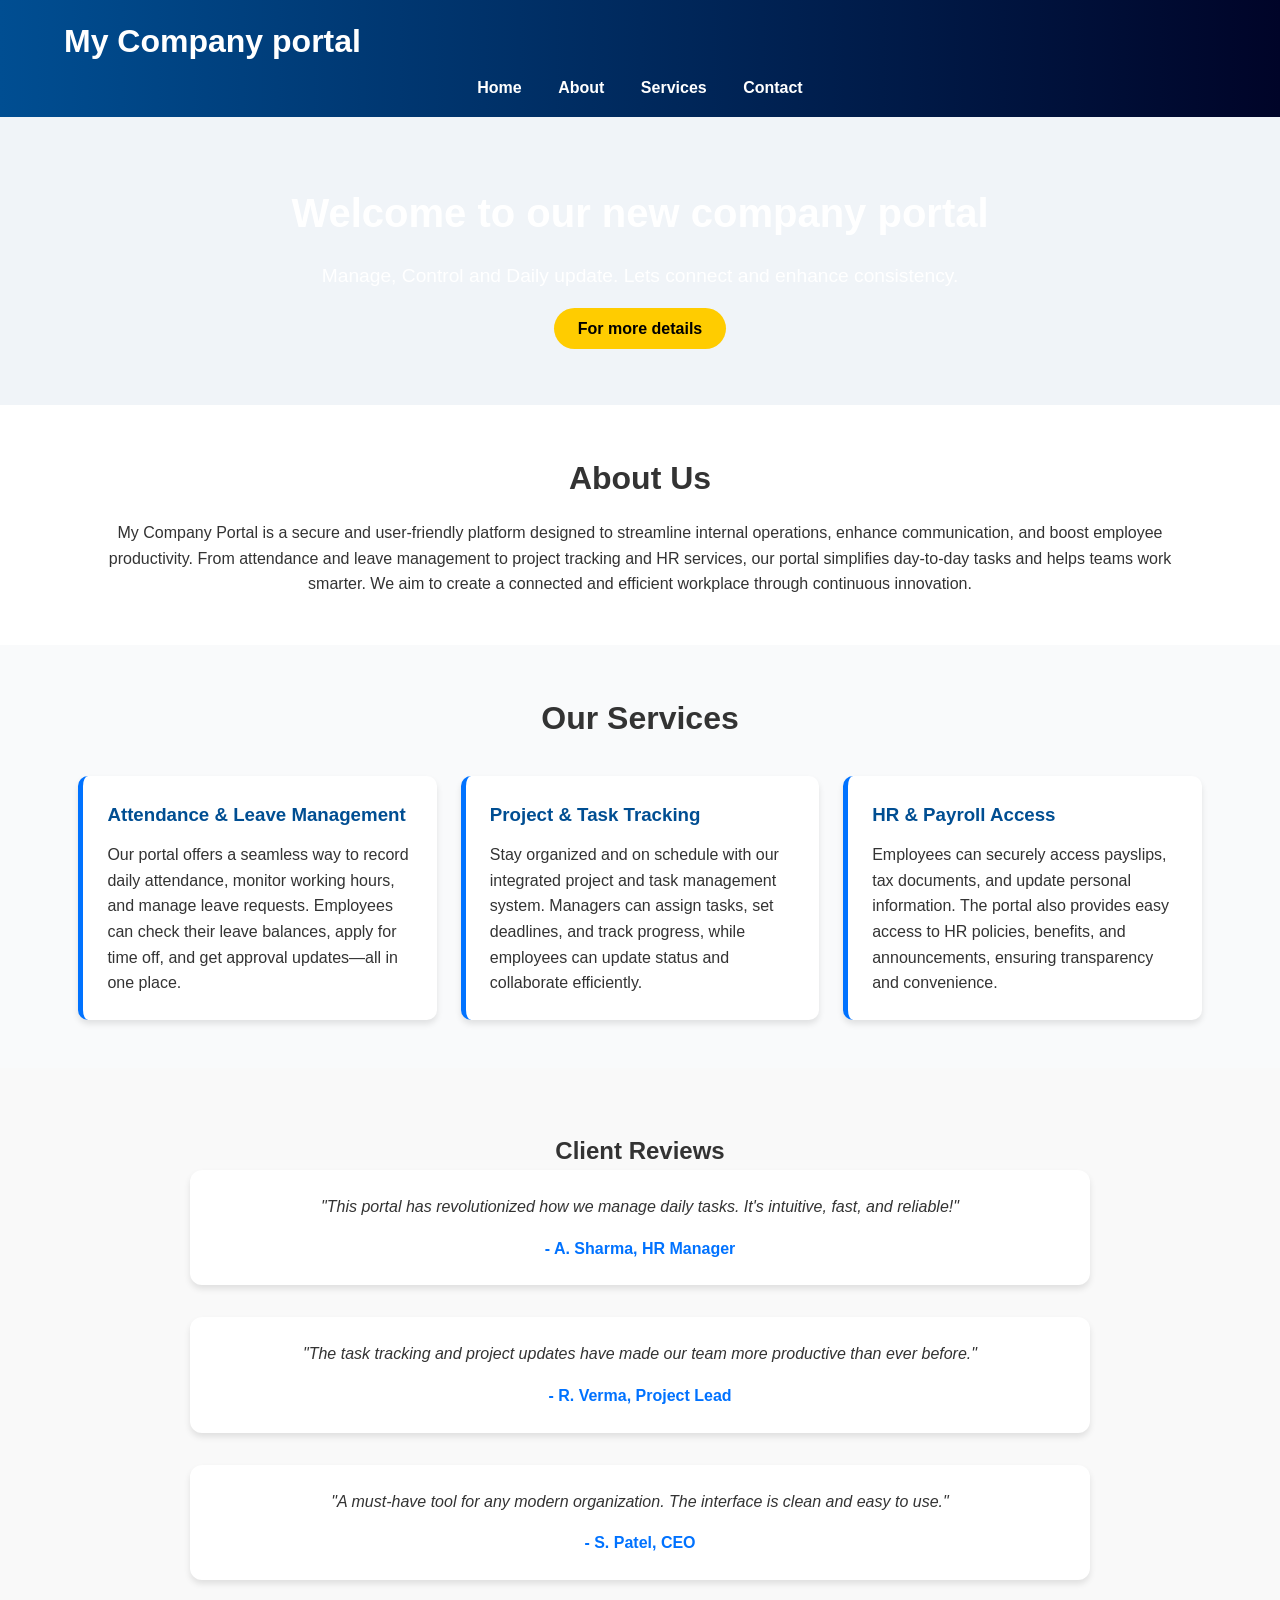
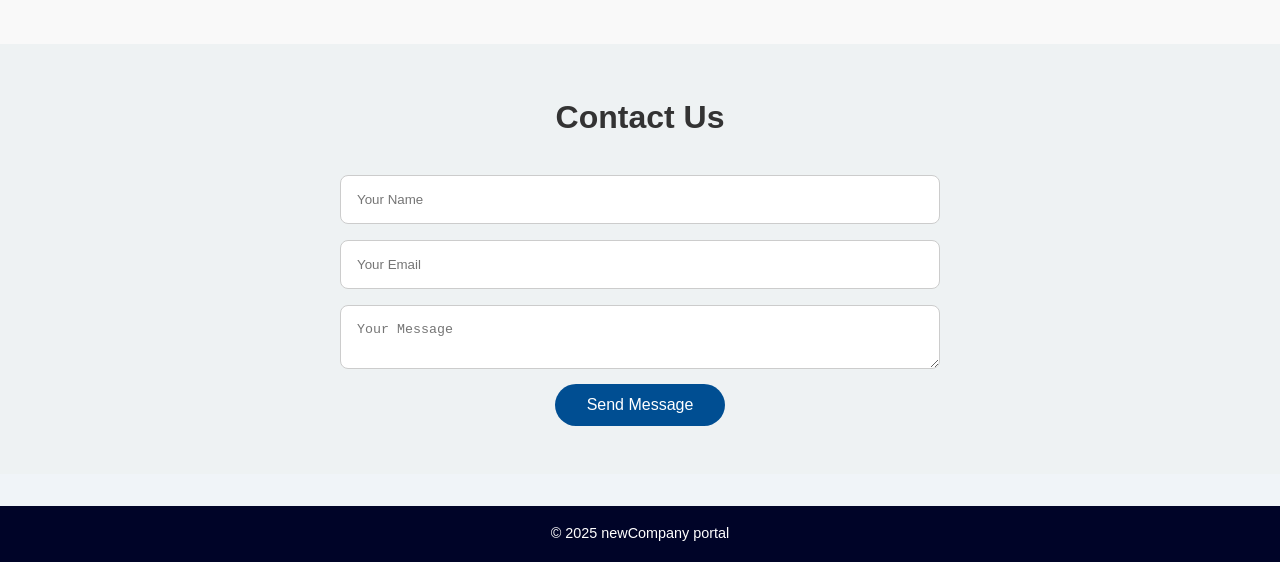
<file: index.html>
<!DOCTYPE html>
<html lang="en">
<head>
  <meta charset="UTF-8">
  <meta name="viewport" content="width=device-width, initial-scale=1.0">
  <title> Welcome </title>
  <link rel="stylesheet" href="style.css">
</head>
<body>

  <header>
    <div class="container">
      <h1>My Company portal</h1>
      <nav>
        <a href="#home">Home</a>
        <a href="#about">About</a>
        <a href="#services">Services</a>
        <a href="#contact">Contact</a>
      </nav>
    </div> 
  </header>

  <section id="home" class="hero">
    <div class="container">
      <h2>Welcome to our new company portal</h2>
      <p>Manage, Control and Daily update. Lets connect and enhance consistency.</p>
      <a href="#contact" class="btn">For more details</a>
    </div>
  </section>

  <section id="about" class="about">
    <div class="container">
      <h2>About Us</h2>
      <p>My Company Portal is a secure and user-friendly platform designed to streamline internal operations, enhance communication, and boost employee productivity. From attendance and leave management to project tracking and HR services, our portal simplifies day-to-day tasks and helps teams work smarter. We aim to create a connected and efficient workplace through continuous innovation.</p>
    </div>
  </section>

  <section id="services" class="services">
    <div class="container">
      <h2>Our Services</h2>
      <div class="cards">
        <div class="card">
          <h3>Attendance & Leave Management</h3>
          <p>Our portal offers a seamless way to record daily attendance, monitor working hours, and manage leave requests. Employees can check their leave balances, apply for time off, and get approval updates—all in one place.</p>
        </div>
        <div class="card">
          <h3>Project & Task Tracking</h3>
          <p>Stay organized and on schedule with our integrated project and task management system. Managers can assign tasks, set deadlines, and track progress, while employees can update status and collaborate efficiently.</p>
        </div>
        <div class="card">
          <h3>HR & Payroll Access</h3>
          <p>Employees can securely access payslips, tax documents, and update personal information. The portal also provides easy access to HR policies, benefits, and announcements, ensuring transparency and convenience.</p>
        </div>
      </div>
    </div>
  </section>
<section id="reviews" class="reviews">
  <div class="container">
    <h2>Client Reviews</h2>
    <div class="review-cards">
      <div class="review-card">
        <p>"This portal has revolutionized how we manage daily tasks. It's intuitive, fast, and reliable!"</p>
        <h4>- A. Sharma, HR Manager</h4>
      </div>
      <div class="review-card">
        <p>"The task tracking and project updates have made our team more productive than ever before."</p>
        <h4>- R. Verma, Project Lead</h4>
      </div>
      <div class="review-card">
        <p>"A must-have tool for any modern organization. The interface is clean and easy to use."</p>
        <h4>- S. Patel, CEO</h4>
      </div>
    </div>
  </div>
</section>
  <section id="contact" class="contact">
    <div class="container">
      <h2>Contact Us</h2>
      <form>
        <input type="text" placeholder="Your Name" required>
        <input type="email" placeholder="Your Email" required>
        <textarea placeholder="Your Message" required></textarea>
        <button type="submit">Send Message</button>
      </form>
    </div>
  </section>

  <footer>
    <div class="container">
      <p>&copy; 2025 newCompany portal</p>
    </div>
  </footer>

</body>
</html>
</file>
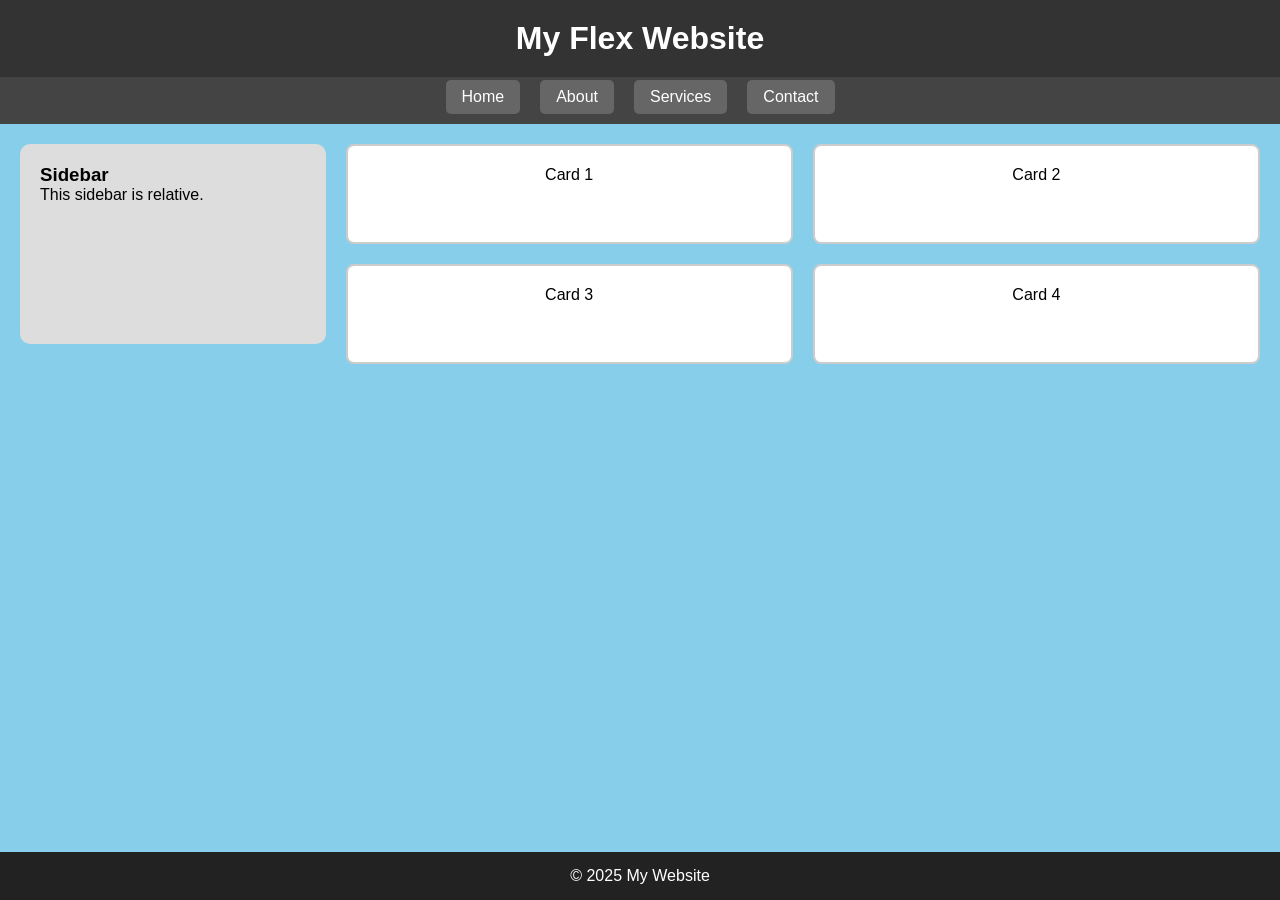
<file: parctise-4/index.html>
<!DOCTYPE html>
<html lang="en">
<head>
  <meta charset="UTF-8">
  <meta name="viewport" content="width=device-width, initial-scale=1">
  <title>Flex Layout Demo</title>
  <link rel="stylesheet" href="style.css">
</head>
<body>

  <!-- Fixed Header -->
  <header class="header">
    <h1>My Flex Website</h1>
  </header>

  <!-- Sticky Navbar -->
  <nav class="navbar">
    <a href="#">Home</a>
    <a href="#">About</a>
    <a href="#">Services</a>
    <a href="#">Contact</a>
  </nav>

  <!-- Main Content with Sidebar and Article -->
  <div class="main-container">
    
    <!-- Relative Sidebar -->
    <aside class="sidebar">
      <h3>Sidebar</h3>
      <p>This sidebar is relative.</p>
    </aside>

    <!-- Main Article -->
    <main class="content">
      <section class="card-container">
        <div class="card">Card 1</div>
        <div class="card">Card 2</div>
        <div class="card">Card 3</div>
        <div class="card">Card 4</div>
      </section>
    </main>

  </div>

  <!-- Absolute Footer -->
  <footer class="footer">
    <p>© 2025 My Website</p>
  </footer>

</body>
</html>
</file>
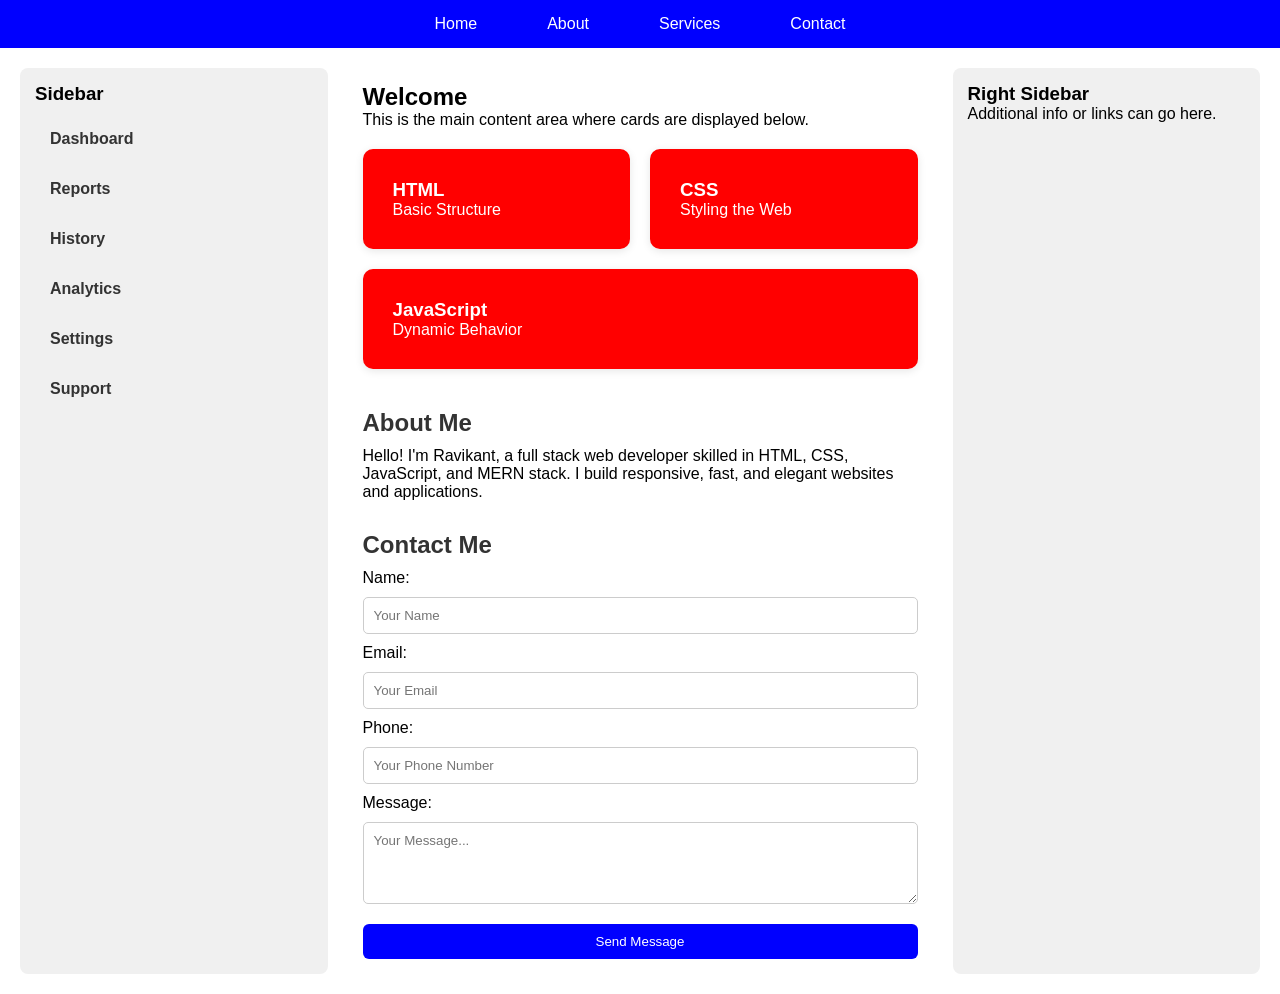
<file: task-3.html/index.html>
<!DOCTYPE html>
<html lang="en">
<head>
  <meta charset="UTF-8" />
  <meta name="viewport" content="width=device-width, initial-scale=1" />
  <title>Enhanced Layout</title>
  <link rel="stylesheet" href="style.css" />
</head>
<body>

  <!-- Navigation Bar -->
  <nav class="navbar">
    <ul class="nav-menu">
      <li><a href="#">Home</a></li>
      <li><a href="#">About</a></li>
      <li><a href="#">Services</a></li>
      <li><a href="#">Contact</a></li>
    </ul>
  </nav>

  <!-- Main Container -->
  <div class="container">

    <!-- Sidebar -->
    <div class="sidebar">
      <h3>Sidebar</h3>
      <ul class="side-menu">
        <li><a href="#">Dashboard</a></li>
        <li><a href="#">Reports</a></li>
        <li><a href="#">History</a></li>
        <li><a href="#">Analytics</a></li>
        <li><a href="#">Settings</a></li>
        <li><a href="#">Support</a></li>
      </ul>
    </div>

    <!-- Main Content -->
    <div class="main-content">
      <h2>Welcome</h2>
      <p>This is the main content area where cards are displayed below.</p>

      <!-- Cards Section -->
      <div class="card-container">
        <div class="card">
          <h3>HTML</h3>
          <p>Basic Structure</p>
        </div>
        <div class="card">
          <h3>CSS</h3>
          <p>Styling the Web</p>
        </div>
        <div class="card">
          <h3>JavaScript</h3>
          <p>Dynamic Behavior</p>
        </div>
      </div>

      <!-- About Section -->
      <section class="about-section">
        <h2>About Me</h2>
        <p>Hello! I'm Ravikant, a full stack web developer skilled in HTML, CSS, JavaScript, and MERN stack. I build responsive, fast, and elegant websites and applications.</p>
      </section>

      <!-- Contact Section -->
      <section class="contact-section">
        <h2>Contact Me</h2>
        <form class="contact-form">
          <label for="name">Name:</label>
          <input type="text" id="name" placeholder="Your Name" required />

          <label for="email">Email:</label>
          <input type="email" id="email" placeholder="Your Email" required />

          <label for="phone">Phone:</label>
          <input type="tel" id="phone" placeholder="Your Phone Number" />

          <label for="message">Message:</label>
          <textarea id="message" placeholder="Your Message..." rows="4" required></textarea>

          <button type="submit">Send Message</button>
        </form>
      </section>
    </div>

    <!-- Extra Sidebar -->
    <div class="extra-sidebar">
      <h3>Right Sidebar</h3>
      <p>Additional info or links can go here.</p>
    </div>
  </div>

</body>
</html>
</file>
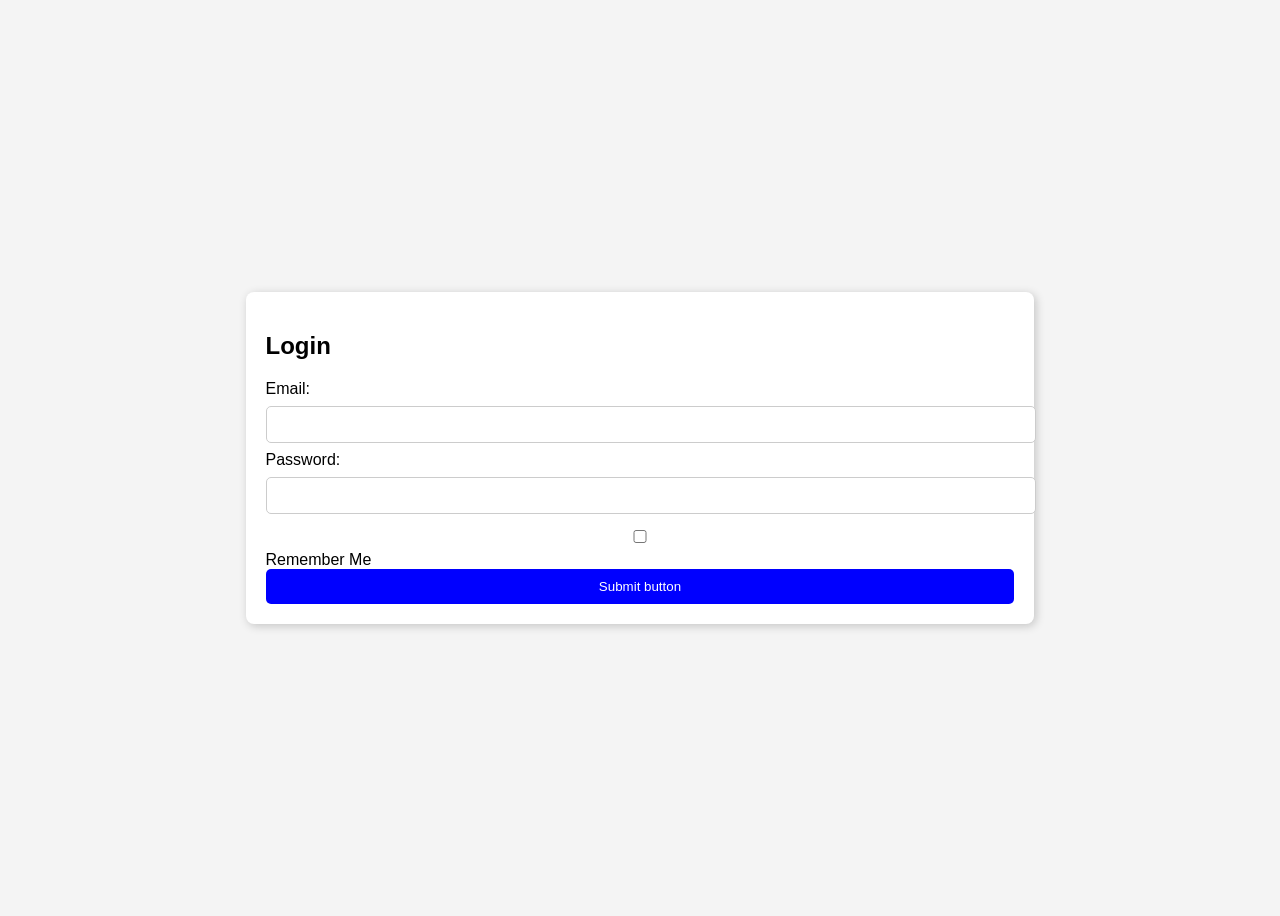
<file: BNT test/12)loginform.html>
<!DOCTYPE html>
<html lang="en">
<head>
    <meta charset="UTF-8">
    <meta name="viewport" content="width=device-width, initial-scale=1.0">
    <title>Login Form</title>
    <style>
        body {
            font-family: Arial, sans-serif;
            display: flex;
            justify-content: center;
            align-items: center;
            height: 100vh;
            background-color: #f4f4f4;
        }
        .login-container {
            background: white;
            padding: 20px;
            border-radius: 8px;
            box-shadow: 2px 2px 10px rgba(0, 0, 0, 0.2);
        }
        input {
            width: 100%;
            padding: 10px;
            margin: 8px 0;
            border: 1px solid #ccc;
            border-radius: 5px;
        }
        button {
            width: 100%;
            padding: 10px;
            background: blue;
            color: white;
            border: none;
            border-radius: 5px;
            cursor: pointer;
        }
        button:hover {
            background: darkblue;
        }
    </style>
</head>
<body>
    <div class="login-container">
        <h2>Login</h2>
        <form>
            <label for="email">Email:</label>
            <input type="email" id="email" name="email" required>

            <label for="password">Password:</label>
            <input type="password" id="password" name="password" required minlength="6">

            <label>
                <input type="checkbox" name="remember"> Remember Me
            </label>

            <button type="submit">Submit button</button>
        </form>
    </div>
</body>
</html>
</file>
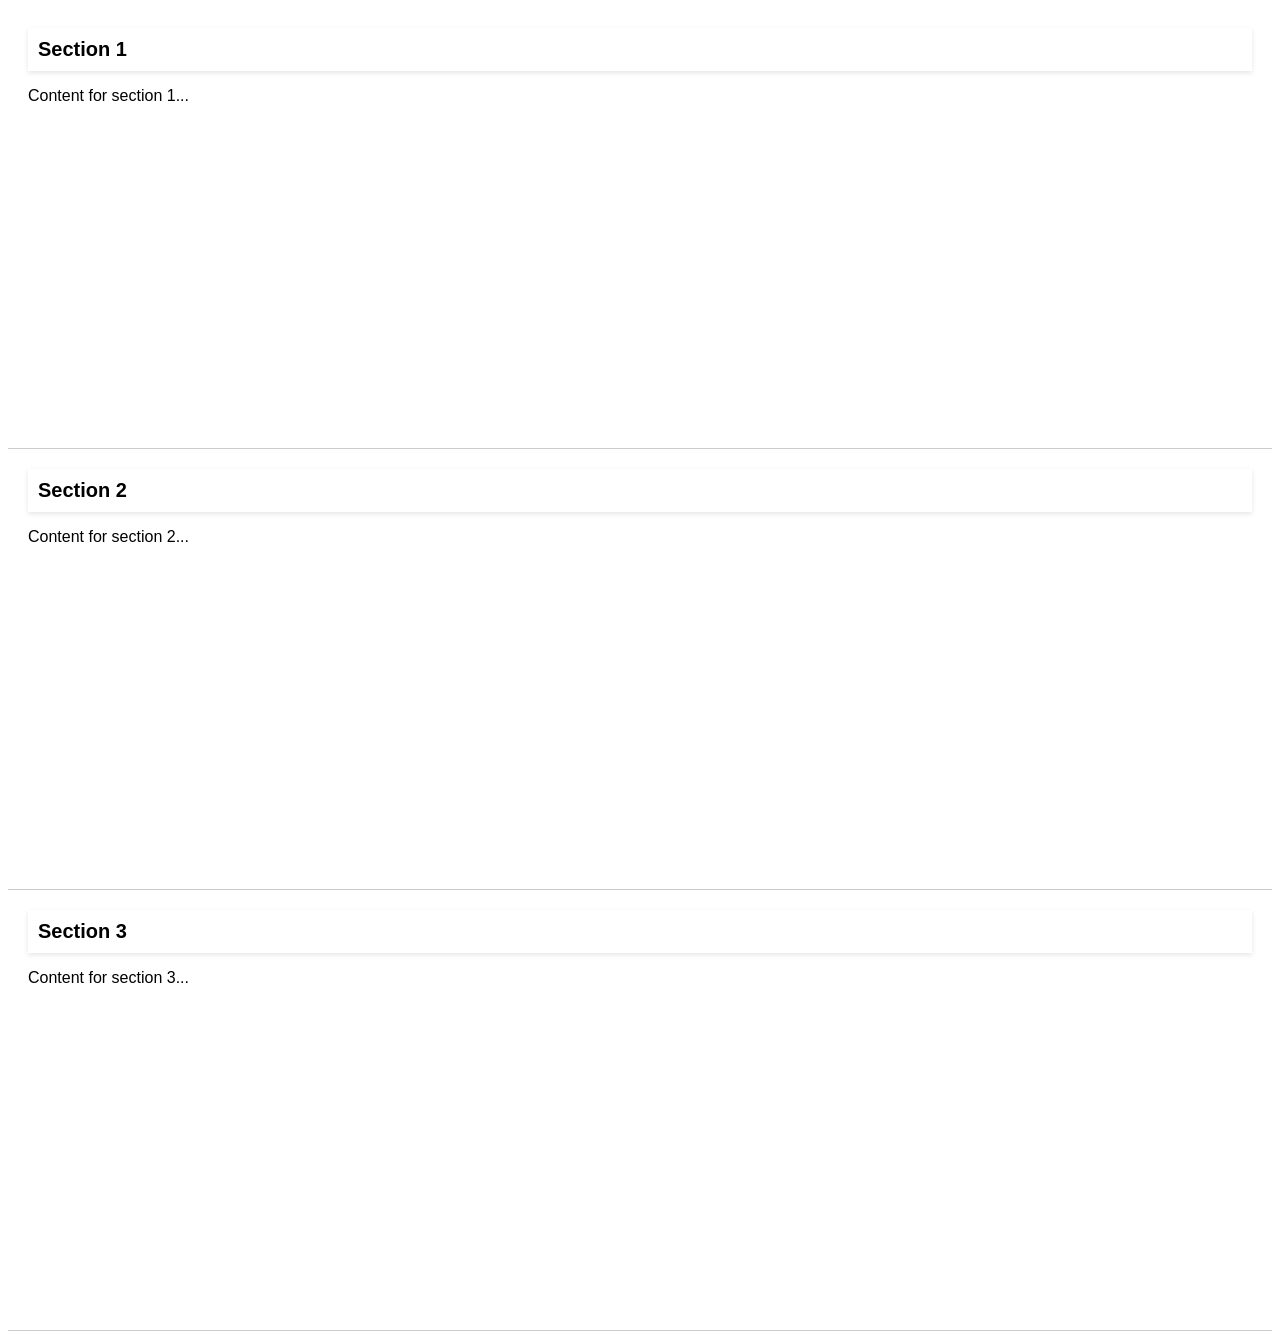
<file: BNT test/13)stickysection.html>
<!DOCTYPE html>
<html lang="en">
<head>
    <meta charset="UTF-8">
    <meta name="viewport" content="width=device-width, initial-scale=1.0">
    <title>Sticky Headings</title>
    <style>
        body {
            font-family: Arial, sans-serif;
        }
        .section {
            height: 400px;
            padding: 20px;
            border-bottom: 1px solid #ccc;
        }
        .heading {
            position: sticky;
            top: 0;
            background: white;
            padding: 10px;
            font-size: 20px;
            font-weight: bold;
            box-shadow: 0 2px 5px rgba(0, 0, 0, 0.1);
        }
    </style>
</head>
<body>

    <div class="section">
        <div class="heading">Section 1</div>
        <p>Content for section 1...</p>
    </div>

    <div class="section">
        <div class="heading">Section 2</div>
        <p>Content for section 2...</p>
    </div>

    <div class="section">
        <div class="heading">Section 3</div>
        <p>Content for section 3...</p>
    </div>

</body>
</html>
</file>
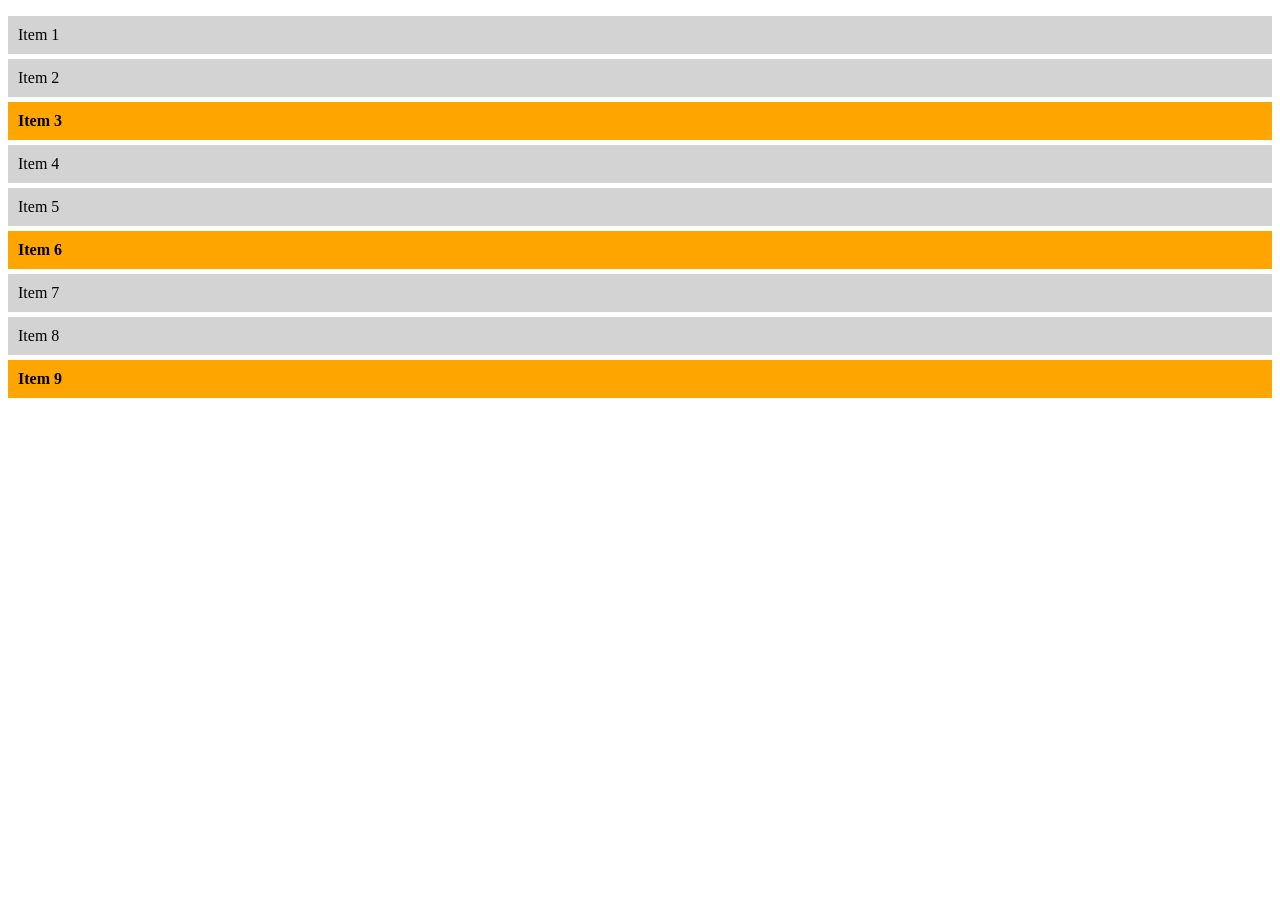
<file: BNT test/14)usenth-child.html>
<!DOCTYPE html>
<html lang="en">
<head>
    <meta charset="UTF-8">
    <meta name="viewport" content="width=device-width, initial-scale=1.0">
    <title>nth-child Styling</title>
    <style>
        ul {
            list-style: none;
            padding: 0;
        }
        li {
            padding: 10px;
            background: lightgray;
            margin: 5px 0;
        }
        li:nth-child(3n) {
            background: orange;
            font-weight: bold;
        }
    </style>
</head>
<body>

    <ul>
        <li>Item 1</li>
        <li>Item 2</li>
        <li>Item 3</li> 
        <li>Item 4</li>
        <li>Item 5</li>
        <li>Item 6</li>
        <li>Item 7</li>
        <li>Item 8</li>
        <li>Item 9</li> 
    </ul> 

</body>
</html>
</file>
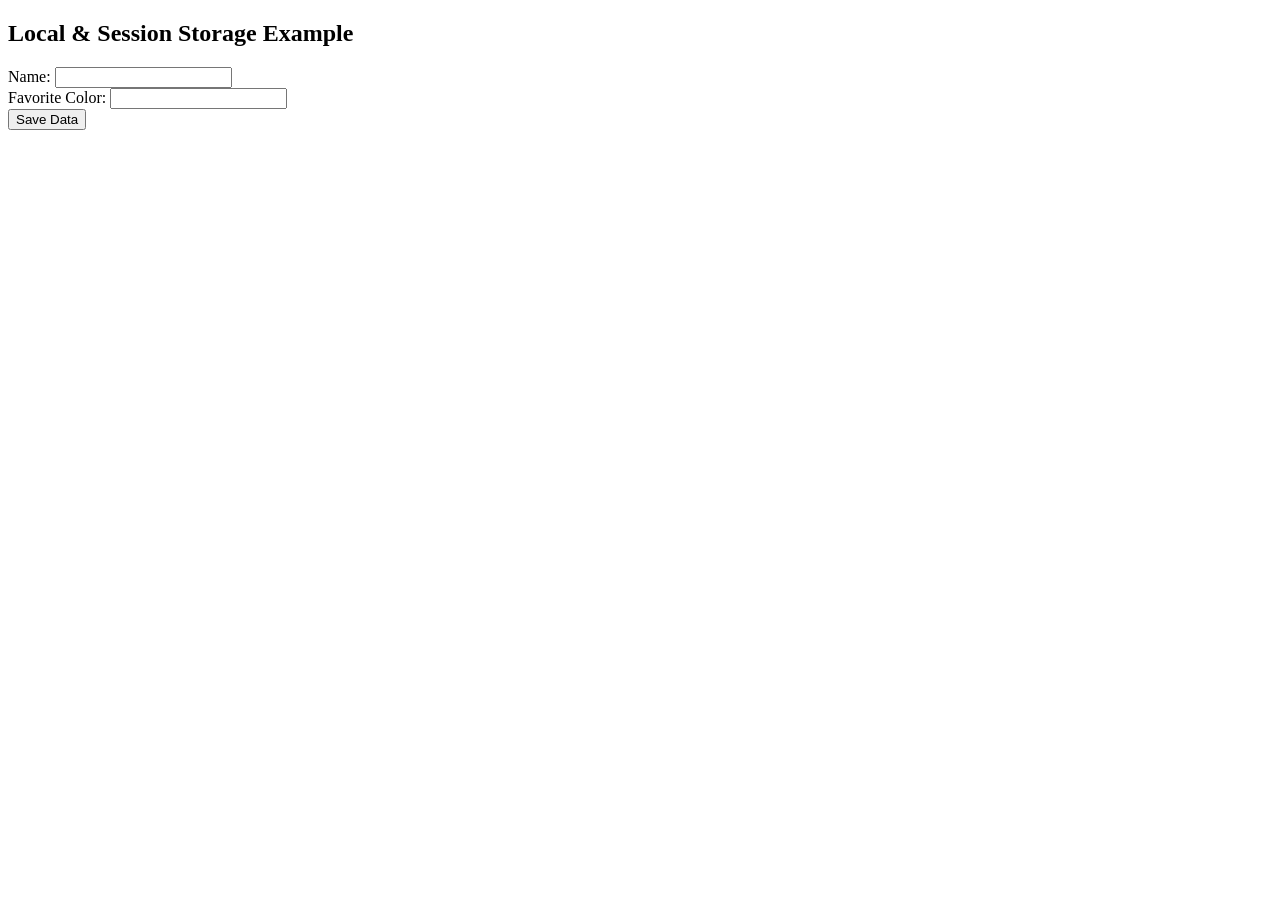
<file: BNT test/15)localstorageandsession.html>
<!DOCTYPE html>
<html lang="en">
<head>
    <meta charset="UTF-8">
    <meta name="viewport" content="width=device-width, initial-scale=1.0">
    <title>Local & Session Storage</title>
    <script>
        function saveData() {
            const name = document.getElementById('name').value;
            const color = document.getElementById('color').value;
            
            // (Store in Local Storage)
            localStorage.setItem('userName', name);
            localStorage.setItem('favColor', color);
            
            // (Store in Session Storage)
            sessionStorage.setItem('sessionName', name);
            sessionStorage.setItem('sessionColor', color);
            
            console.log("Local Storage:", localStorage.getItem('userName'), localStorage.getItem('favColor'));
            console.log("Session Storage:", sessionStorage.getItem('sessionName'), sessionStorage.getItem('sessionColor'));
        }
    </script>
</head>
<body>

    <h2>Local & Session Storage Example</h2>
    <label for="name">Name:</label>
    <input type="text" id="name">
    <br>
    <label for="color">Favorite Color:</label>
    <input type="text" id="color">
    <br>
    <button onclick="saveData()">Save Data</button>

</body>
</html>
</file>
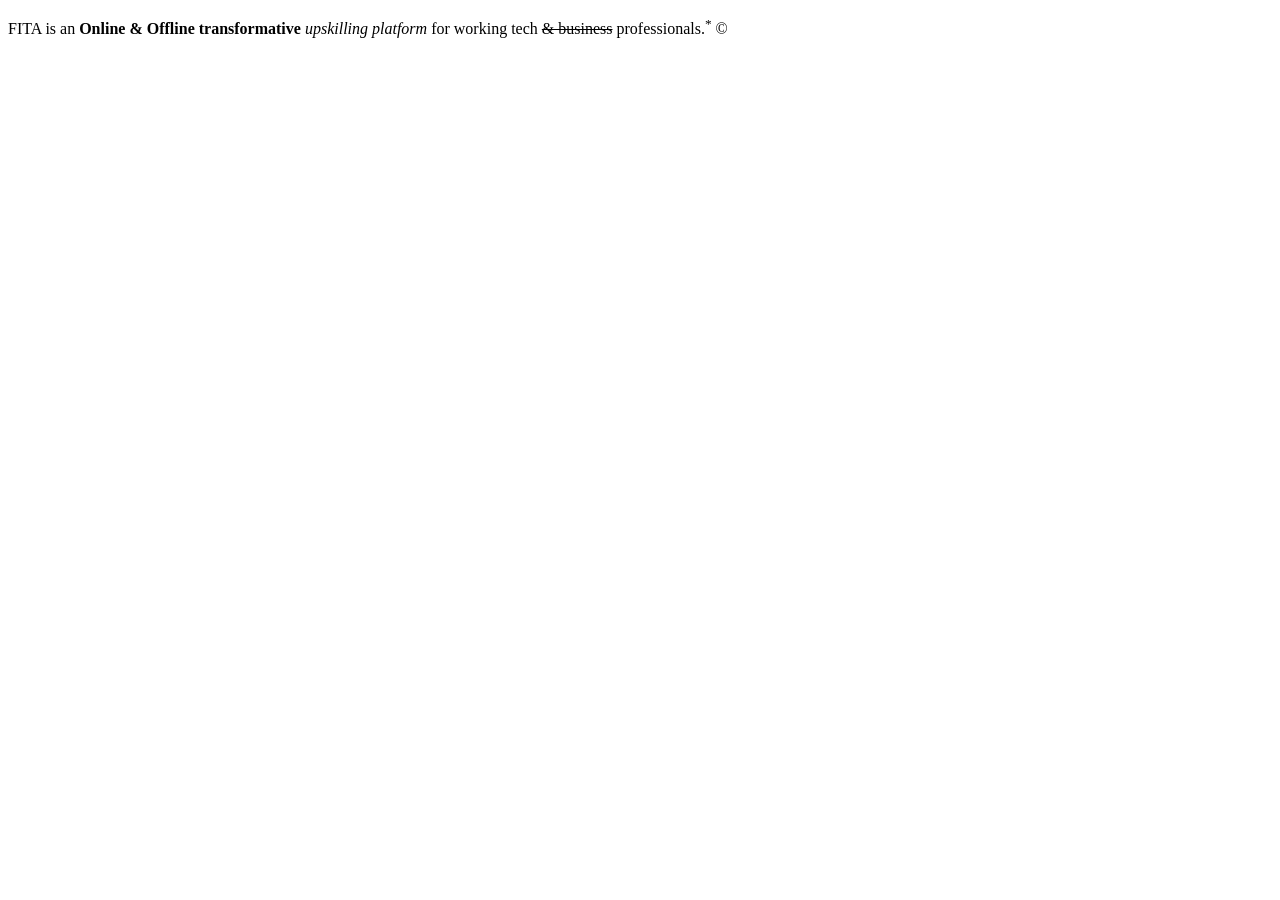
<file: BNT test/2)htmlparagraphformating2.html>
<!DOCTYPE html>
<html lang="en">
<head>
  <meta charset="UTF-8">
  <title>Formatted Paragraph</title>
</head>
<body>
  <p>
    FITA is an <strong>Online & Offline transformative</strong> 
    <em>upskilling platform</em> for working tech 
    <del>& business</del> professionals.<sup>*</sup> &copy;
  </p>
</body>
</html>
</file>
<file: style.css>
/* Reset some defaults */
* {
  margin: 0;
  padding: 0;
  box-sizing: border-box;
}

body {
  font-family: 'Segoe UI', sans-serif;
  line-height: 1.6;
  background: #f0f4f8;
  color: #333;
}

/* Container utility */
.container {
  width: 90%;
  max-width: 1200px;
  margin: auto;
}

/* Header */
header {
  background: linear-gradient(90deg, #004e92, #000428);
  padding: 1rem 0;
  color: #fff;
}

header h1 {
  text-align: left;
  margin-bottom: 0.5rem;
}

nav {
  text-align: center;
}

nav a {
  color: #fff;
  margin: 0 1rem;
  text-decoration: none;
  font-weight: bold;
  transition: color 0.3s;
}

nav a:hover {
  color: #ffcc00;
}

/* Hero Section */
.hero {
  background: url('https://thumbs.dreamstime.com/z/blue-medical-science-technology-abstract-7312554.jpg?w=576'); /* Replace with your actual image path */
  background-size: cover;
  background-position: center;
  background-repeat: no-repeat;
  color: white;
  text-align: center;
  padding: 4rem 1rem;
}


.hero h2 {
  font-size: 2.5rem;
  margin-bottom: 1rem;
}

.hero p {
  font-size: 1.2rem;
  margin-bottom: 1.5rem;
}

.btn {
  padding: 0.75rem 1.5rem;
  background: #ffcc00;
  color: #000;
  border: none;
  border-radius: 25px;
  text-decoration: none;
  font-weight: bold;
  transition: background 0.3s;
}

.btn:hover {
  background: #e6b800;
}

/* About Section */
.about {
  padding: 3rem 1rem;
  background: #ffffff;
  text-align: center;
}

.about h2 {
  font-size: 2rem;
  margin-bottom: 1rem;
}

/* Services Section */
.services {
  padding: 3rem 1rem;
  background: #f9fafb;
}

.services h2 {
  text-align: center;
  font-size: 2rem;
  margin-bottom: 2rem;
}

.cards {
  display: grid;
  grid-template-columns: repeat(auto-fit, minmax(250px, 1fr));
  gap: 1.5rem;
}

.card {
  background: #ffffff;
  border-left: 5px solid #0072ff;
  padding: 1.5rem;
  border-radius: 10px;
  box-shadow: 0 4px 6px rgba(0, 0, 0, 0.1);
  transition: transform 0.3s;
}

.card:hover {
  transform: translateY(-5px);
}

.card h3 {
  color: #004e92;
  margin-bottom: 0.75rem;
}

/* Contact Section */
.contact {
  background: #eef2f3;
  padding: 3rem 1rem;
  text-align: center;
}

.contact h2 {
  font-size: 2rem;
  margin-bottom: 1.5rem;
}

form {
  max-width: 600px;
  margin: auto;
}

input, textarea {
  width: 100%;
  padding: 1rem;
  margin: 0.5rem 0;
  border: 1px solid #ccc;
  border-radius: 8px;
}

button {
  background: #004e92;
  color: #fff;
  padding: 0.75rem 2rem;
  border: none;
  border-radius: 25px;
  font-size: 1rem;
  cursor: pointer;
  transition: background 0.3s;
}

button:hover {
  background: #002f6c;
}

/* Footer */
footer {
  background: #000428;
  color: #fff;
  text-align: center;
  padding: 1rem 0;
  margin-top: 2rem;
  font-size: 0.9rem;
}

/* Responsive tweaks */
@media (max-width: 768px) {
  .hero h2 {
    font-size: 2rem;
  }
  
  nav a {
    display: block;
    margin: 0.5rem 0;
  }

  .btn {
    display: inline-block;
    margin-top: 1rem;
  }
}
.reviews {
  background-color: #f9f9f9;
  padding: 4rem 1rem;
  text-align: center;
}

.review-cards {
  display: flex;
  flex-direction: column;
  gap: 2rem;
  max-width: 900px;
  margin: 0 auto;
}

.review-card {
  background-color: #ffffff;
  padding: 1.5rem;
  border-radius: 12px;
  box-shadow: 0 4px 6px rgba(0,0,0,0.1);
}

.review-card p {
  font-style: italic;
  color: #333;
}

.review-card h4 {
  margin-top: 1rem;
  color: #0072ff;
}
</file>
<file: parctise-4/style.css>
* {
  margin: 0;
  padding: 0;
  box-sizing: border-box;
  font-family: Arial, sans-serif;
}

body {
  padding-top: 70px; 
  background-color: skyblue;
}

/* Fixed Header */
.header {
  position: fixed;
  top: 0;
  left: 0;
  width: 100%;
  background-color: #333;
  color: #fff;
  padding: 20px;
  text-align: center;
  z-index: 1000;
}

/* Sticky Navbar */
.navbar {
  position: sticky;
  top: 70px;
  background-color: #444;
  display: flex;
  justify-content: center;
  gap: 20px;
  padding: 10px;
  z-index: 999;
}

.navbar a {
  color: white;
  text-decoration: none;
  padding: 8px 16px;
  background-color: #666;
  border-radius: 5px;
}

/* Main Layout - Flex */
.main-container {
  display: flex;
  flex-direction: row;
  padding: 20px;
  gap: 20px;
}

/* Sidebar - Relative */
.sidebar {
  position: relative;
  background-color: #ddd;
  padding: 20px;
  width: 25%;
  height: 200px;
  border-radius: 10px;
}

/* Content Area */
.content {
  width: 75%;
}

/* Cards - Flex Row Wrap */
.card-container {
  display: flex;
  flex-direction: row;
  flex-wrap: wrap;
  justify-content: space-between;
  align-items: stretch;
  gap: 20px;
}

.card {
  flex: 1 1 calc(45% - 20px);
  background-color: #fff;
  padding: 20px;
  text-align: center;
  min-height: 100px;
  border: 2px solid #ccc;
  border-radius: 8px;
}

/* Absolute Footer */
.footer {
  position: absolute;
  bottom: 0;
  width: 100%;
  background-color: #222;
  color: white;
  text-align: center;
  padding: 15px;
}
</file>
<file: task-3.html/style.css>
/* 1. Universal Reset */
* {
  margin: 0;
  padding: 0;
  box-sizing: border-box;
  font-family: 'Segoe UI', sans-serif;
}

/* 2. Navigation Menu */
.navbar {
  background-color: blue;
}

.nav-menu {
  display: flex;
  list-style: none;
  justify-content: center;
}

.nav-menu li {
  margin: 0 15px;
}

.nav-menu a {
  display: block;
  padding: 15px 20px;
  color: white;
  text-decoration: none;
  transition: 0.3s;
  border-radius: 5px;
}

.nav-menu a:hover {
  background-color: #555;
  transform: scale(1.05);
}

.nav-menu a:visited {
  color: lightgray;
}

.nav-menu a:link {
  color: white;
}

/* 3. 3-Column Layout */
.container {
  display: flex;
  flex-wrap: wrap;
  padding: 20px;
  gap: 20px;
}

/* 4. Sidebars and Main */
.sidebar,
.extra-sidebar {
  flex: 1;
  min-width: 200px;
  background: #f0f0f0;
  padding: 15px;
  border-radius: 8px;
}

/* Sidebar menu styles */
.sidebar .side-menu {
  list-style: none;
  padding-left: 0;
  margin-top: 15px;
}

.sidebar .side-menu li {
  margin: 12px 0;
}

.sidebar .side-menu li a {
  display: block;
  padding: 10px 15px;
  color: #333;
  text-decoration: none;
  border-radius: 6px;
  transition: background-color 0.3s ease, color 0.3s ease;
  font-weight: 600;
}

.sidebar .side-menu li a:hover {
  background-color: #007bff; /* blue highlight */
  color: white;
}

.main-content {
  flex: 2;
  min-width: 300px;
  background: #fff;
  padding: 15px;
  border-radius: 8px;
}

/* 5. Card Layout */
.card-container {
  display: flex;
  gap: 20px;
  margin-top: 20px;
  flex-wrap: wrap;
}

.card {
  flex: 1;
  min-width: 200px;
  background: red;
  padding: 30px;
  border-radius: 10px;
  color: white;
  box-shadow: 0 2px 8px rgba(0,0,0,0.1);
  transition: transform 0.3s;
}

.card:hover {
  transform: translateY(-5px);
}

/* 6. About Section */
.about-section {
  margin-top: 40px;
}

.about-section h2 {
  margin-bottom: 10px;
  color: #333;
}

/* 7. Contact Section */
.contact-section {
  margin-top: 30px;
}

.contact-section h2 {
  margin-bottom: 10px;
  color: #333;
}

.contact-form {
  display: flex;
  flex-direction: column;
  gap: 10px;
}

.contact-form input,
.contact-form textarea {
  padding: 10px;
  border-radius: 5px;
  border: 1px solid #ccc;
}

.contact-form button {
  margin-top: 10px;
  padding: 10px;
  background-color: blue;
  color: white;
  border: none;
  border-radius: 6px;
  cursor: pointer;
  transition: background-color 0.3s ease;
}

.contact-form button:hover {
  background-color: darkblue;
}

/* 8. Responsive Design */
@media (max-width: 768px) {
  .container {
    flex-direction: column;
  }

  .nav-menu {
    flex-direction: column;
    align-items: center;
  }

  .nav-menu li {
    margin: 10px 0;
  }
}
</file>
